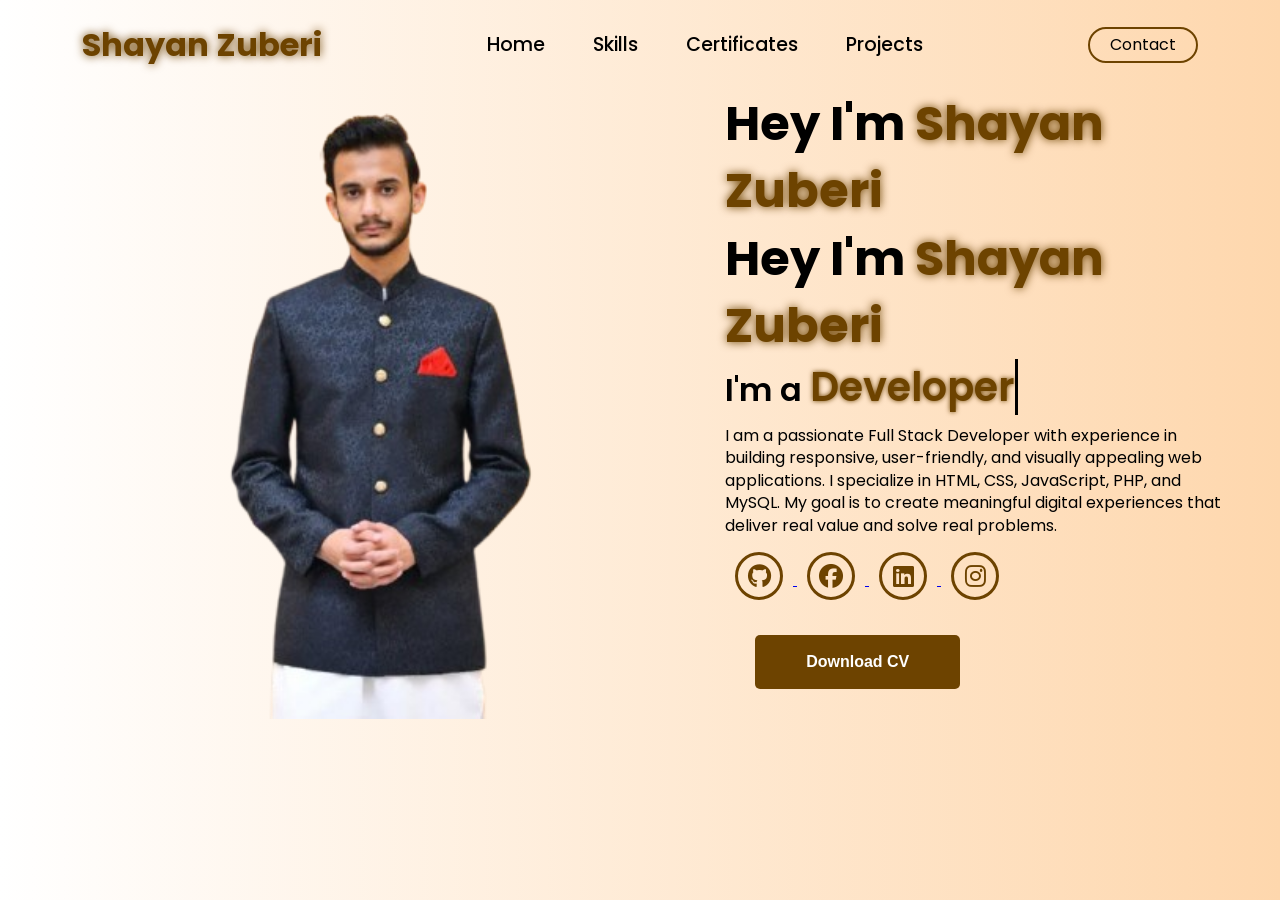
<file: index.html>
<!DOCTYPE html>
<html lang="en">
<head>
    <meta charset="UTF-8">
    <meta name="viewport" content="width=device-width, initial-scale=1.0">
    <link rel="stylesheet" href="https://cdnjs.cloudflare.com/ajax/libs/font-awesome/6.7.1/css/all.min.css">
    <title>Shayan Zuberi Portfolio</title>
    <link rel="stylesheet" href="style.css">
    <link rel="stylesheet" href="https://unpkg.com/aos@next/dist/aos.css" />
</head>

<body>
    <nav>
        <div class="nav-container">
            <div class="logo" data-aos="zoom-in" data-aos-duration="1000">
                <span>Shayan Zuberi</span>
            </div>
            <div class="links">
                <div class="link" data-aos="fade-up" data-aos-duration="1000" data-aos-delay="100"><a href="index.html">Home</a>
                </div>
                <div class="link" data-aos="fade-up" data-aos-duration="1000" data-aos-delay="300"><a
                        href="skills.html">Skills</a></div>
                    <div class="link" data-aos="fade-up" data-aos-duration="1000" data-aos-delay="400"><a
                        href="certificates.html">Certificates</a></div>

                <div class="link" data-aos="fade-up" data-aos-duration="1000" data-aos-delay="500"><a
                        href="projects.html">Projects</a></div>
                </div>
                <a href="contact.html" class="contact-btn" data-aos="fade-up" data-aos-duration="1000" data-aos-delay="400">Contact</a>
            <i class="fa-solid fa-bars hamburg" onclick="toggleMenu()"></i>
        </div>
        <div class="dropdown">
            <div class="links">
                <a href="index.html">Home</a>
                <a href="skills.html">Skills</a>
                <a href="certificates.html">Certificates</a>
                <a href="projects.html">Projects</a>
                <a href="contact.html">Contact Us</a>
                <i class="fa-solid fa-xmark cancel" onclick="cancel()"></i>
            </div>
        </div>
    </nav>
    <section>
        <div class="main-container">
            <div class="image" data-aos="zoom-in-right" data-aos-duration="2500">
                <img src="shayan.png" alt="">
            </div>
            <div class="content">
                <h1 data-aos="fade-right" data-aos-duration="1000" data-aos-delay="500">Hey I'm <span>Shayan
                        Zuberi</span></h1>
                <h1 data-aos="fade-right" data-aos-duration="1000" data-aos-delay="500">Hey I'm <span>Shayan Zuberi</span></h1>
                <div class="typewriter" data-aos="fade-up" data-aos-duration="1000" data-aos-delay="600">I'm a
                    <span></span></div>
                <p data-aos="flip-up" data-aos-duration="600" data-aos-delay="700">I am a passionate Full Stack
                    Developer with experience
                    in building responsive, user-friendly, and visually appealing web applications. I specialize in
                    HTML, CSS, JavaScript, PHP, and MySQL.
                    My goal is to create meaningful digital experiences that deliver real value and solve real problems.
                </p>
                <div class="social-links" data-aos="flip-down" data-aos-duration="700" data-aos-delay="800">
                    <a href="https://github.com/shayanzuberi08" target="_blank">
                        <i class="fa-brands fa-github"></i>
                    </a>
                    <a href="https://www.facebook.com/shayan.zuberi.75/" target="_blank">
                        <i class="fa-brands fa-facebook"></i>
                    </a>
                    <a href="https://www.linkedin.com/in/shayan-zuberi-a04798328/" target="_blank">
                        <i class="fa-brands fa-linkedin"></i>
                    </a>
                    <a href="https://www.instagram.com/shayan.zuberi.75/?next=%2F" target="_blank">
                        <i class="fa-brands fa-instagram"></i>
                    </a>
                </div>
                <div class="download-btn" data-aos="zoom-out-right" data-aos-duration="800" data-aos-delay="900">
                    <a href="Shayan CV Resume.pdf" download >
                        <button>Download CV</button>
                    </a>
                </div>
            </div>
        </div>
    </section>
    <script src="https://unpkg.com/aos@next/dist/aos.js"></script>
    <script>
        AOS.init({ offset: 0 });
    </script>
    <script>
const dropdown = document.querySelector(".dropdown");
const icon = document.querySelector(".hamburg");

// helper functions
function openMenu() {
  dropdown.classList.add("open");
  icon.classList.remove("fa-bars");
  icon.classList.add("fa-xmark");
}

function closeMenu() {
  dropdown.classList.remove("open");
  icon.classList.remove("fa-xmark");
  icon.classList.add("fa-bars");
}

function toggleMenu() {
  if (dropdown.classList.contains("open")) {
    closeMenu();
  } else {
    openMenu();
  }
}

// keep for safety (from your markup)
function cancel() {
  closeMenu();
}

// IMPORTANT: when the window becomes wider than breakpoint, ensure menu is closed
window.addEventListener("resize", function() {
  if (window.innerWidth > 884) {
    // close menu and reset icon
    closeMenu();
  }
});

</script>
</body>
</html>
</file>
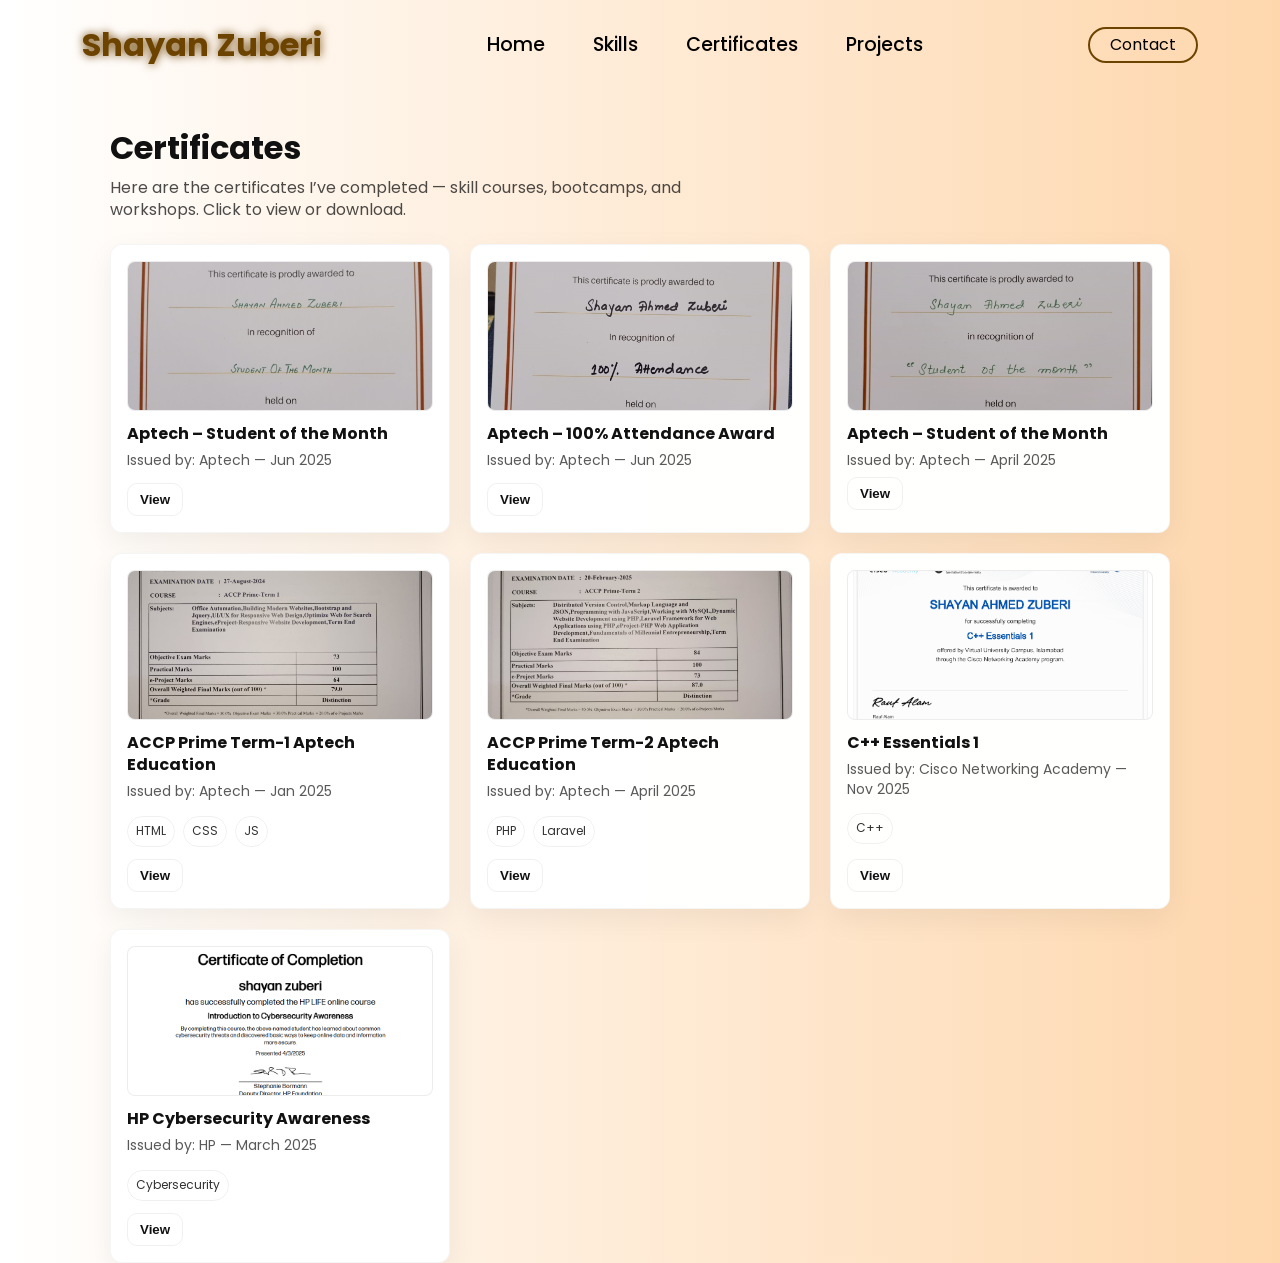
<file: certificates.html>
<!doctype html>
<html lang="en">
<head>
  <meta charset="utf-8" />
  <meta name="viewport" content="width=device-width, initial-scale=1" />
  <title>Certificates - Shayan Zuberi Portfolio</title>

  <link rel="stylesheet" href="https://cdnjs.cloudflare.com/ajax/libs/font-awesome/6.7.1/css/all.min.css">
  <link rel="stylesheet" href="https://unpkg.com/aos@next/dist/aos.css" />
  <style>
   /* ===== fonts & reset ===== */
    @import url('https://fonts.googleapis.com/css2?family=Poppins:wght@100;200;300;400;500;600&display=swap');

    *{box-sizing:border-box;margin:0;padding:0}
    html,body{height:100%}
    body{
      font-family:'Poppins',sans-serif;
      background: linear-gradient(to right, rgb(255,255,255), rgb(254,215,173));
      color:#111;
      -webkit-font-smoothing:antialiased;
      -moz-osx-font-smoothing:grayscale;
      line-height:1.4;
      overflow-y:auto;
    }

         nav {
            width: 100%;
            height: 10vh;
            position: sticky;
        }


        .nav-container {
            width: 100%;
            height: 100%;
            display: flex;
            justify-content: space-around;
            align-items: center;
        }

        .logo {
            color: black;
            font-size: 2rem;
            font-weight: bolder;
        }

        .logo span {
            color: rgb(109, 67, 0);
            text-shadow: 0 0 10px rgb(109, 67, 0);
        }

        .hamburg,
        .cancel {
            cursor: pointer;
            position: absolute;
            right: 15px;
            top: 10px;
            color: black;
            font-size: 2rem;
            display: none;
        }

        .nav-container .links {
            display: flex;
            gap: 3rem;
            align-items: center;
        }

        .nav-container .links a {
            position: relative;
            font-size: 1.2rem;
            color: black;
            text-decoration: none;
            font-weight: 500;
            transform: 0.3s linear;
        }

        .nav-container .links a::before {
            position: absolute;
            content: "";
            bottom: -3px;
            left: 0;
            width: 0%;
            height: 3px;
            background-color: rgb(109, 67, 0);
            transition: 0.2s linear;
        }

        .nav-container .links a:hover::before {
            width: 100%;
        }

        .nav-container .contact-btn {
            background-color: transparent;
            padding: 5px 20px;
            border-radius: 20px;
            border: 2px solid rgb(109, 67, 0);
            transition: 0.2s linear;
            color: #000;
            text-decoration: none;
        }

        .nav-container .contact-btn a {
            color: white;
            transition: 0.3s linear;
        }

        .nav-container .contact-btn:hover,
        .nav-container .contact-btn:hover a {
            background-color: rgb(109, 67, 0);
            color: white;
        }

        .nav-container .links a:hover {
            color: rgb(109, 67, 0);
        }

        
    /* existing .dropdown */
.dropdown{
    z-index: 100;
    position: absolute;
    top: 0;
    transform: translateY(-500px);
    width: 100%;
    height: auto;
    backdrop-filter: brightness(40%) blur(3px);
    box-shadow: 0 0 20px black;
    transition: transform 0.2s linear;
}

/* NEW: open state */
.dropdown.open {
    transform: translateY(0);
}
        .dropdown .links a {
            color: white;
            display: flex;
            text-decoration: none;
            justify-content: center;
            padding: 15px 0;
            align-items: center;
            transition: 0.2s linear;
        }

        .dropdown .links a:hover {
            background-color: rgb(109, 67, 0);
        }


    /* hide desktop nav / show hamburger on small screens */
    @media (max-width:884px){
        .row{flex-direction:column}
      .nav-container .links{display:none}
      .page-grid{padding:0 6px}
      .title{text-align:center}
      .subtitle{text-align:justify; margin-left: 40px;}
      .card{padding:18px}
      .info{order:-1}
      .contact-btn {display: none;}
    .hamburg,.cancel {display: block;z-index: 120; }
    nav .logo {
                position: absolute;
                top: 16px;
                left: 15px;
                font-size: 1.5rem;
                z-index: 110;
            }
    }

    /* hide dropdown on desktop */
    @media (min-width:885px){
      .dropdown { display:none; }
    }

    /* ===== page container ===== */
    .container{max-width:1100px;margin:36px auto;padding:0 20px}
    .header{display:flex;justify-content:space-between;align-items:flex-start;gap:12px}
    @media (max-width:980px){ .header{flex-direction:column;gap:18px} }

    .title {
      font-size:clamp(1.6rem,3.6vw,2rem);
      font-weight:700;
      color:#111;
      margin-bottom:6px;
    }
    .subtitle{color:rgba(0,0,0,0.7);max-width:70%}

    /* certificates grid */
    .filters{margin-top:14px;display:flex;gap:10px;flex-wrap:wrap}
    .pill{padding:8px 14px;border-radius:999px;border:2px solid rgba(0,0,0,0.06);background:transparent;color:#111;cursor:pointer;font-weight:600}
    .pill.active{background:rgb(109,67,0);color:#fff;border-color:transparent}

    .grid{margin-top:22px;display:grid;grid-template-columns:repeat(3,1fr);gap:20px}
    @media (max-width:1000px){ .grid{grid-template-columns:repeat(2,1fr)} }
    @media (max-width:640px){ .grid{grid-template-columns:1fr} }

    .cert-card{
      background:rgba(255,255,255,0.98);
      border-radius:12px;
      padding:16px;
      border:1px solid rgba(0,0,0,0.04);
      box-shadow:0 10px 30px rgba(0,0,0,0.06);
      display:flex;
      flex-direction:column;
      gap:12px;
      transition:transform .18s ease,box-shadow .18s ease;
    }
    .cert-card:hover{ transform:translateY(-8px); box-shadow:0 18px 40px rgba(0,0,0,0.09); }

    .cert-thumb{
      height:150px;border-radius:8px;background:#f4f4f4;border:1px solid rgba(0,0,0,0.03);overflow:hidden;display:flex;align-items:center;justify-content:center;
    }
    .cert-thumb img{width:100%;height:100%;object-fit:cover;display:block}

    .cert-meta{display:flex;flex-direction:column;gap:6px}
    .cert-meta h3{font-size:16px;color:#111;margin:0}
    .cert-meta p{color:rgba(0,0,0,0.65);font-size:14px;margin:0}

    .cert-tags{display:flex;gap:8px;flex-wrap:wrap;margin-top:8px}
    .cert-tag{font-size:12px;padding:6px 8px;border-radius:999px;border:1px solid rgba(0,0,0,0.06);background:transparent;color:#333}

    .cert-actions{display:flex;gap:10px;align-items:center}
    .btn{padding:8px 12px;border-radius:10px;border:none;cursor:pointer;font-weight:600}
    .btn-outline{background:transparent;border:1px solid rgba(0,0,0,0.06);color:#111}
    .btn-accent{background:rgb(109,67,0);color:#fff}

    .empty{padding:24px;border-radius:10px;text-align:center;color:rgba(0,0,0,0.6);border:1px dashed rgba(0,0,0,0.06)}

    /* modal viewer */
    .modal-backdrop{position:fixed;inset:0;background:rgba(0,0,0,0.45);display:flex;align-items:center;justify-content:center;z-index:220;padding:20px}
    .modal{background:#fff;border-radius:10px;padding:14px;max-width:900px;width:100%;box-shadow:0 20px 50px rgba(0,0,0,0.25)}
    .modal img {
      width: 100%;
      max-height: 500px;   /* control modal image size */
      height: auto;
      object-fit: contain;
      border-radius: 6px;
      display:block;
    }
    .modal .controls{display:flex;justify-content:space-between;align-items:center;margin-top:8px}
    .modal .close{background:transparent;border:none;font-size:18px;cursor:pointer;color:#444}

  </style>
</head>
<body>
  <!-- NAVBAR -->
  <nav>
        <div class="nav-container">
            <div class="logo" data-aos="zoom-in" data-aos-duration="1000">
                <span>Shayan Zuberi</span>
            </div>
            <div class="links">
                <div class="link" data-aos="fade-up" data-aos-duration="1000" data-aos-delay="100"><a
                        href="index.html">Home</a>
                </div>
                <div class="link" data-aos="fade-up" data-aos-duration="1000" data-aos-delay="300"><a
                        href="skills.html">Skills</a></div>

                <div class="link" data-aos="fade-up" data-aos-duration="1000" data-aos-delay="400"><a
                        href="certificates.html">Certificates</a></div>

                <div class="link" data-aos="fade-up" data-aos-duration="1000" data-aos-delay="500"><a
                        href="projects.html">Projects</a></div>
            </div>
            <a href="contact.html" class="contact-btn" data-aos="fade-up" data-aos-duration="1000"
                data-aos-delay="400">Contact</a>
        </div>
        <i class="fa-solid fa-bars hamburg" onclick="toggleMenu()"></i>
        <div class="dropdown">
            <div class="links">
                <a href="index.html">Home</a>
                <a href="skills.html">Skills</a>
                <a href="certificates.html">Certificates</a>
                <a href="projects.html">Projects</a>
                <a href="contact.html">Contact Us</a>
                <i class="fa-solid fa-xmark cancel" onclick="cancel()"></i>
            </div>
        </div>
    </nav>

  <!-- PAGE CONTENT -->
  <main class="container" role="main">
    <header class="header" data-aos="fade-up">
      <div>
        <div class="title">Certificates</div>
        <div class="subtitle">Here are the certificates I’ve completed — skill courses, bootcamps, and workshops. Click to view or download.</div>
      </div>
    </header>

    <section class="grid" id="certGrid" data-aos="fade-up" data-aos-delay="80">
      <!-- Certificate card 1 -->
      <article class="cert-card">
        <div class="cert-thumb"><img src="certificates/1.jpg" alt="Certificate 1"></div>
        <div class="cert-meta">
          <h3>Aptech – Student of the Month</h3>
          <p class="muted">Issued by: Aptech — Jun 2025</p>
        </div>
        <div class="cert-actions" style="margin-top:auto">
          <button class="btn btn-outline" onclick="viewCert(this)">View</button>
        </div>
      </article>

      <!-- Certificate card 2 -->
      <article class="cert-card">
        <div class="cert-thumb"><img src="certificates/2.jpg" alt="Certificate 2"></div>
        <div class="cert-meta">
          <h3>Aptech – 100% Attendance Award</h3>
          <p class="muted">Issued by: Aptech — Jun 2025</p>
        </div>
        <div class="cert-actions" style="margin-top:auto">
          <button class="btn btn-outline" onclick="viewCert(this)">View</button>
        </div>
      </article>

      <!-- Certificate card 3 -->
      <article class="cert-card">
        <div class="cert-thumb"><img src="certificates/3.jpg" alt="Certificate 3"></div>
        <div class="cert-meta">
          <h3>Aptech – Student of the Month</h3>
          <p class="muted">Issued by: Aptech — April 2025</p>
        <div class="cert-actions" style="margin-top:auto">
          <button class="btn btn-outline" onclick="viewCert(this)">View</button>
        </div>
      </article>

      <!-- more sample cards -->
      <article class="cert-card">
        <div class="cert-thumb"><img src="certificates/4.jpg" alt="Certificate 4"></div>
        <div class="cert-meta">
          <h3>ACCP Prime Term-1 Aptech Education</h3>
          <p class="muted">Issued by: Aptech — Jan 2025</p>
          <div class="cert-tags"><span class="cert-tag">HTML</span><span class="cert-tag">CSS</span><span class="cert-tag">JS</span></div>
        </div>
        <div class="cert-actions" style="margin-top:auto">
          <button class="btn btn-outline" onclick="viewCert(this)">View</button>
        </div>
      </article>

      <article class="cert-card">
        <div class="cert-thumb"><img src="certificates/5.jpg" alt="Certificate 5"></div>
        <div class="cert-meta">
          <h3>ACCP Prime Term-2 Aptech Education</h3>
          <p class="muted">Issued by: Aptech — April 2025</p>
          <div class="cert-tags"><span class="cert-tag">PHP</span><span class="cert-tag">Laravel</span></div>
        </div>
        <div class="cert-actions" style="margin-top:auto">
          <button class="btn btn-outline" onclick="viewCert(this)">View</button>
        </div>
      </article>

      <article class="cert-card">
        <div class="cert-thumb"><img src="certificates/6.png" alt="Certificate 6"></div>
        <div class="cert-meta">
          <h3>C++ Essentials 1</h3>
          <p class="muted">Issued by: Cisco Networking Academy — Nov 2025</p>
          <div class="cert-tags"><span class="cert-tag">C++</span></div>
        </div>
        <div class="cert-actions" style="margin-top:auto">
          <button class="btn btn-outline" onclick="viewCert(this)">View</button>
        </div>
      </article>
    
     <article class="cert-card">
        <div class="cert-thumb"><img src="certificates/7.png" alt="Certificate 6"></div>
        <div class="cert-meta">
          <h3>HP Cybersecurity Awareness</h3>
          <p class="muted">Issued by: HP — March 2025</p>
          <div class="cert-tags"><span class="cert-tag">Cybersecurity</span></div>
        </div>
        <div class="cert-actions" style="margin-top:auto">
          <button class="btn btn-outline" onclick="viewCert(this)">View</button>
        </div>
      </article>
    </section>

    <div id="emptyCert" style="display:none;margin-top:18px" class="empty">No certificates found for this filter.</div>
  </main>

  <!-- modal viewer root -->
  <div id="certModal" style="display:none"></div>

  <script src="https://unpkg.com/aos@next/dist/aos.js"></script>
  <script>
    AOS.init({ offset: 0 });

const dropdown = document.querySelector(".dropdown");
const icon = document.querySelector(".hamburg");

// helper functions
function openMenu() {
  dropdown.classList.add("open");
  icon.classList.remove("fa-bars");
  icon.classList.add("fa-xmark");
}

function closeMenu() {
  dropdown.classList.remove("open");
  icon.classList.remove("fa-xmark");
  icon.classList.add("fa-bars");
}

function toggleMenu() {
  if (dropdown.classList.contains("open")) {
    closeMenu();
  } else {
    openMenu();
  }
}

// keep for safety (from your markup)
function cancel() {
  closeMenu();
}

// IMPORTANT: when the window becomes wider than breakpoint, ensure menu is closed
window.addEventListener("resize", function() {
  if (window.innerWidth > 884) {
    // close menu and reset icon
    closeMenu();
  }
});


    /* ---------- CERTIFICATE MODAL ---------- */
    function viewCert(btn){
      const card = btn.closest('.cert-card');
      const imgSrc = card.querySelector('.cert-thumb img').src;
      const title = card.querySelector('h3').innerText;
      const issued = card.querySelector('.cert-meta .muted') ? card.querySelector('.cert-meta .muted').innerText : '';
      const modalRoot = document.getElementById('certModal');

      modalRoot.innerHTML = `
        <div class="modal-backdrop" onclick="closeCertModal(event)">
          <div class="modal" onclick="event.stopPropagation()">
            <div style="display:flex;justify-content:space-between;align-items:center;gap:12px">
              <div>
                <strong style="font-size:16px">${title}</strong>
                <div style="color:rgba(0,0,0,0.65);font-size:13px">${issued}</div>
              </div>
              <button class="close" onclick="closeCertModal()" aria-label="Close"><i class="fa-solid fa-xmark"></i></button>
            </div>
            <div style="margin-top:12px">
              <img src="${imgSrc}" alt="${title}" />
            </div>
            <div class="controls" style="margin-top:10px">
              <button class="btn btn-outline" onclick="closeCertModal()">Close</button>
            </div>
          </div>
        </div>
      `;
      modalRoot.style.display = '';
      // focus management (optional)
      document.querySelector('.modal .close')?.focus();
    }

    function closeCertModal(e){
      const modalRoot = document.getElementById('certModal');
      modalRoot.style.display = 'none';
      modalRoot.innerHTML = '';
    }

  </script>
</body>
</html>
</file>
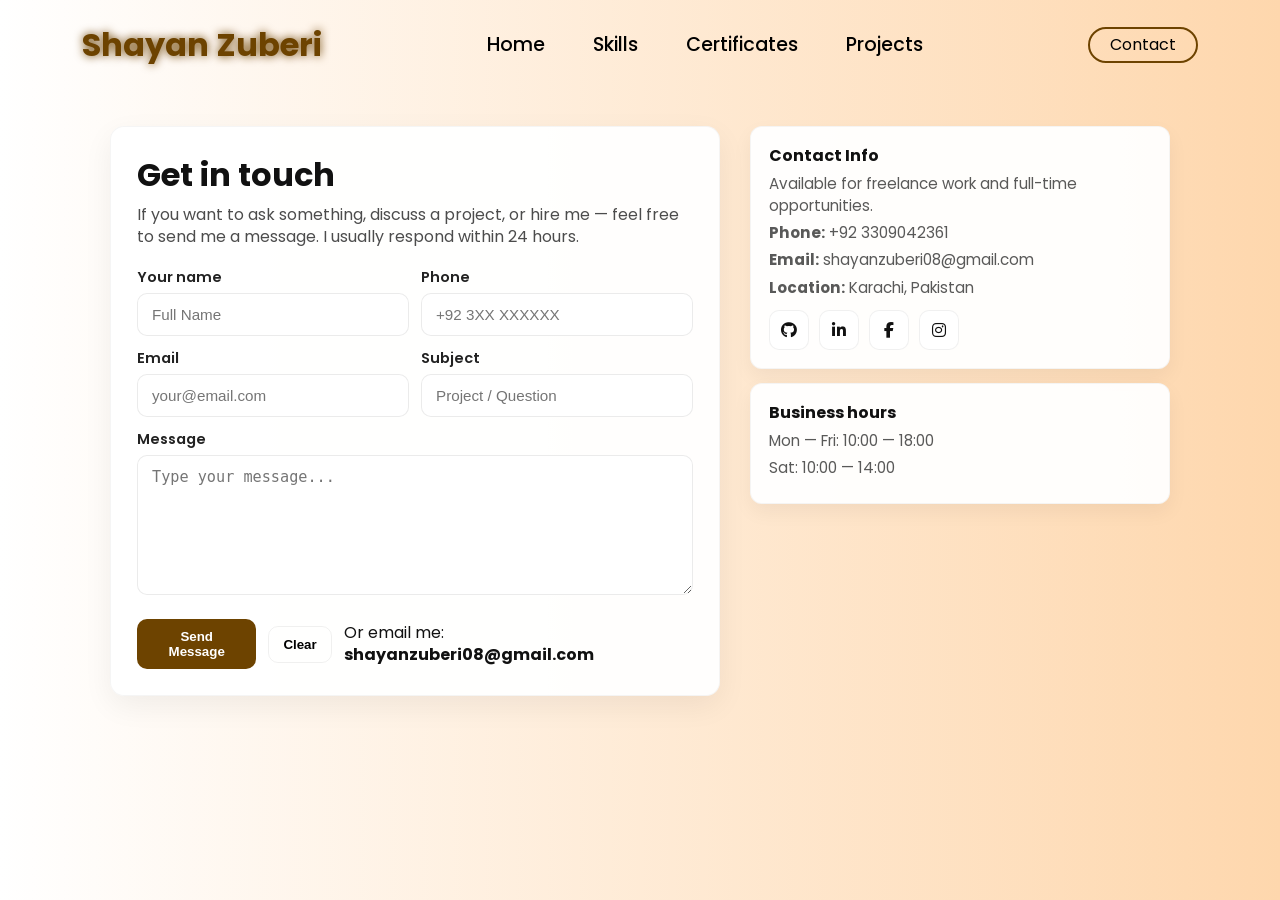
<file: contact.html>
<!DOCTYPE html>
<html lang="en">
<head>
  <meta charset="UTF-8" />
  <meta name="viewport" content="width=device-width, initial-scale=1" />
  <title>Contact - Shayan Zuberi Portfolio</title>
  <!-- icons & AOS -->
  <link rel="stylesheet" href="https://cdnjs.cloudflare.com/ajax/libs/font-awesome/6.7.1/css/all.min.css">
  <link rel="stylesheet" href="https://unpkg.com/aos@next/dist/aos.css" />

  <style>
    /* ===== fonts & reset ===== */
    @import url('https://fonts.googleapis.com/css2?family=Poppins:wght@100;200;300;400;500;600&display=swap');

    *{box-sizing:border-box;margin:0;padding:0}
    html,body{height:100%}
    body{
      font-family:'Poppins',sans-serif;
      background: linear-gradient(to right, rgb(255,255,255), rgb(254,215,173));
      color:#111;
      -webkit-font-smoothing:antialiased;
      -moz-osx-font-smoothing:grayscale;
      line-height:1.4;
      overflow-y:auto;
    }

         nav {
            width: 100%;
            height: 10vh;
            position: sticky;
        }


        .nav-container {
            width: 100%;
            height: 100%;
            display: flex;
            justify-content: space-around;
            align-items: center;
        }

        .logo {
            color: black;
            font-size: 2rem;
            font-weight: bolder;
        }

        .logo span {
            color: rgb(109, 67, 0);
            text-shadow: 0 0 10px rgb(109, 67, 0);
        }

        .hamburg,
        .cancel {
            cursor: pointer;
            position: absolute;
            right: 15px;
            top: 10px;
            color: black;
            font-size: 2rem;
            display: none;
        }

        .nav-container .links {
            display: flex;
            gap: 3rem;
            align-items: center;
        }

        .nav-container .links a {
            position: relative;
            font-size: 1.2rem;
            color: black;
            text-decoration: none;
            font-weight: 500;
            transform: 0.3s linear;
        }

        .nav-container .links a::before {
            position: absolute;
            content: "";
            bottom: -3px;
            left: 0;
            width: 0%;
            height: 3px;
            background-color: rgb(109, 67, 0);
            transition: 0.2s linear;
        }

        .nav-container .links a:hover::before {
            width: 100%;
        }

        .nav-container .contact-btn {
            background-color: transparent;
            padding: 5px 20px;
            border-radius: 20px;
            border: 2px solid rgb(109, 67, 0);
            transition: 0.2s linear;
            color: #000;
            text-decoration: none;
        }

        .nav-container .contact-btn a {
            color: white;
            transition: 0.3s linear;
        }

        .nav-container .contact-btn:hover,
        .nav-container .contact-btn:hover a {
            background-color: rgb(109, 67, 0);
            color: white;
        }

        .nav-container .links a:hover {
            color: rgb(109, 67, 0);
        }

        
    /* existing .dropdown */
.dropdown{
    z-index: 100;
    position: absolute;
    top: 0;
    transform: translateY(-500px);
    width: 100%;
    height: auto;
    backdrop-filter: brightness(40%) blur(3px);
    box-shadow: 0 0 20px black;
    transition: transform 0.2s linear;
}

/* NEW: open state */
.dropdown.open {
    transform: translateY(0);
}
        .dropdown .links a {
            color: white;
            display: flex;
            text-decoration: none;
            justify-content: center;
            padding: 15px 0;
            align-items: center;
            transition: 0.2s linear;
        }

        .dropdown .links a:hover {
            background-color: rgb(109, 67, 0);
        }

    /* ===== page layout ===== */
    .container{max-width:1100px;margin:36px auto;padding:0 20px}
    .page-grid{display:grid;grid-template-columns:1fr 420px;gap:30px;align-items:start}



    @media (max-width:980px){ .page-grid{grid-template-columns:1fr;gap:22px}}

    /* left column (contact form + text) */
    .card{
      background:rgba(255,255,255,0.95);
      border-radius:14px;
      padding:26px;
      box-shadow:0 10px 30px rgba(0,0,0,0.06);
      border:1px solid rgba(0,0,0,0.04);
    }

    .title{margin-bottom:6px;font-size:clamp(1.6rem,3.8vw,2rem);font-weight:700}
    .subtitle{color:rgba(0,0,0,0.7);margin-bottom:18px}

    /* form */
    form{display:flex;flex-direction:column;gap:12px}
    .row{display:flex;gap:12px}
    .row .field{flex:1}
    label{display:block;font-size:0.9rem;margin-bottom:6px;color:#222;font-weight:600}
    input[type="text"], input[type="email"], textarea, input[type="tel"]{
      width:100%;
      padding:12px 14px;
      border-radius:10px;
      border:1px solid rgba(0,0,0,0.08);
      background: #fff;
      font-size:0.95rem;
      color:#111;
      outline:none;
      transition:box-shadow .12s ease, border-color .12s ease;
    }
    input:focus, textarea:focus{box-shadow:0 6px 18px rgba(109,67,0,0.06);border-color:rgba(109,67,0,0.18)}
    textarea{min-height:140px;resize:vertical;padding-top:12px}

    .form-actions{display:flex;gap:12px;align-items:center;margin-top:6px}
    .btn-primary{padding:10px 14px;border-radius:10px;background:rgb(109,67,0);color:#fff;border:none;cursor:pointer;font-weight:700}
    .btn-ghost{padding:10px 14px;border-radius:10px;background:transparent;border:1px solid rgba(0,0,0,0.06);cursor:pointer;font-weight:600}

    /* right column (contact info) */
    .info{
      display:flex;flex-direction:column;gap:14px;
    }
    .info .info-card{
      background:rgba(255,255,255,0.95);padding:18px;border-radius:12px;border:1px solid rgba(0,0,0,0.04);box-shadow:0 8px 20px rgba(0,0,0,0.05)
    }
    .info h4{margin-bottom:6px;color:#111}
    .info p{color:rgba(0,0,0,0.65);font-size:0.95rem;margin-bottom:6px}
    .socials{display:flex;gap:10px;margin-top:6px}
    .socials a{display:inline-flex;align-items:center;justify-content:center;width:40px;height:40px;border-radius:10px;border:1px solid rgba(0,0,0,0.06);text-decoration:none;color:#111;background:#fff}

    @media (max-width:884px){
      .row{flex-direction:column}
      .nav-container .links{display:none}
      .page-grid{padding:0 6px}
      .title{text-align:center}
      .subtitle{text-align:center}
      .card{padding:18px}
      .info{order:-1}
      .contact-btn {display: none;}
    .hamburg,.cancel {display: block;z-index: 120; }
    nav .logo {
                position: absolute;
                top: 16px;
                left: 15px;
                font-size: 1.5rem;
                z-index: 110;
            }
    }
    @media (max-width:490px){
        .container{ margin:16px auto; padding:0 10px; }
        .card{ padding:12px; }
        .info-card{ padding:12px; }
        
        .title{ font-size:1.2rem; }
        .subtitle{ font-size:0.85rem; }
        
        input, textarea{ 
          padding:8px 10px; 
          font-size:16px;
        }
        
        .form-actions .muted{ 
          display:none;  /* hide email text on very small screens */
        }
        
        .nav-container .links{ display:none; }
        .hamburg, .cancel{ display:block; }
        
        label{ font-size:0.85rem; }
        .btn-primary, .btn-ghost{ 
          padding:10px; 
          font-size:0.9rem;
        }
      }
  </style>
</head>
<body>
    <nav>
        <div class="nav-container">
            <div class="logo" data-aos="zoom-in" data-aos-duration="1000">
                <span>Shayan Zuberi</span>
            </div>
            <div class="links">
                <div class="link" data-aos="fade-up" data-aos-duration="1000" data-aos-delay="100"><a
                        href="index.html">Home</a>
                </div>
                <div class="link" data-aos="fade-up" data-aos-duration="1000" data-aos-delay="300"><a
                        href="skills.html">Skills</a></div>
                <div class="link" data-aos="fade-up" data-aos-duration="1000" data-aos-delay="400"><a
                        href="certificates.html">Certificates</a></div>
                <div class="link" data-aos="fade-up" data-aos-duration="1000" data-aos-delay="500"><a
                        href="projects.html">Projects</a></div>
            </div>
            <a href="contact.html" class="contact-btn" data-aos="fade-up" data-aos-duration="1000"
                data-aos-delay="400">Contact</a>
        </div>
        <i class="fa-solid fa-bars hamburg" onclick="toggleMenu()"></i>
        <div class="dropdown">
            <div class="links">
                <a href="index.html">Home</a>
                <a href="skills.html">Skills</a>
                <a href="certificates.html">Certificates</a>
                <a href="projects.html">Projects</a>
                <a href="contact.html">Contact Us</a>
                <i class="fa-solid fa-xmark cancel" onclick="cancel()"></i>
            </div>
        </div>
    </nav>

  <main class="container" role="main">
    <div class="page-grid">
      <!-- left: contact form -->
      <section class="card" data-aos="fade-up">
        <div>
          <div class="title">Get in touch</div>
          <div class="subtitle">If you want to ask something, discuss a project, or hire me — feel free to send me a message. I usually respond within 24 hours.</div>
        </div>

        <form id="contactForm" data-aos="fade-up" data-aos-delay="120">
          <div class="row">
            <div class="field">
              <label for="name">Your name</label>
              <input id="name" name="name" type="text" placeholder="Full Name" required>
            </div>
            <div class="field">
              <label for="phone">Phone</label>
              <input id="phone" name="phone" type="tel" placeholder="+92 3XX XXXXXX">
            </div>
          </div>

          <div class="row">
            <div class="field">
              <label for="email">Email</label>
              <input id="email" name="email" type="email" placeholder="your@email.com" required>
            </div>
            <div class="field">
              <label for="subject">Subject</label>
              <input id="subject" name="subject" type="text" placeholder="Project / Question">
            </div>
          </div>

          <div>
            <label for="message">Message</label>
            <textarea id="message" name="message" placeholder="Type your message..." required></textarea>
          </div>

          <div class="form-actions">
            <button type="submit" class="btn-primary">Send Message</button>
            <button type="button" class="btn-ghost" id="clearBtn">Clear</button>
            <div style="margin-left:auto" class="muted">Or email me: <strong>shayanzuberi08@gmail.com</strong></div>
          </div>
        </form>
      </section>

      <!-- right: contact info -->
      <aside class="info">
        <div class="info-card" data-aos="fade-up">
          <h4>Contact Info</h4>
          <p class="muted">Available for freelance work and full-time opportunities.</p>
          <p><strong>Phone:</strong> +92 3309042361</p>
          <p><strong>Email:</strong> shayanzuberi08@gmail.com</p>
          <p><strong>Location:</strong> Karachi, Pakistan</p>

          <div class="socials" style="margin-top:12px">
            <a href="https://github.com/shayanzuberi08" title="GitHub"><i class="fab fa-github"></i></a>
            <a href="https://www.linkedin.com/in/shayan-zuberi-a04798328/" title="LinkedIn"><i class="fab fa-linkedin-in"></i></a>
            <a href="https://www.facebook.com/shayan.zuberi.75/" title="Facebook"><i class="fab fa-facebook-f"></i></a>
            <a href="https://www.instagram.com/shayan.zuberi.75/?next=%2F" title="Instagram"><i class="fab fa-instagram"></i></a>
          </div>
        </div>
        <div class="info-card" data-aos="fade-up" data-aos-delay="160">
          <h4>Business hours</h4>
          <p class="muted">Mon — Fri: 10:00 — 18:00</p>
          <p class="muted">Sat: 10:00 — 14:00</p>
        </div>
      </aside>
    </div>
  </main>
  <br>
  <br>

  <!-- scripts -->
  <script src="https://unpkg.com/aos@next/dist/aos.js"></script>
  <script>
    AOS.init({ offset: 0 });
     
const dropdown = document.querySelector(".dropdown");
const icon = document.querySelector(".hamburg");

// helper functions
function openMenu() {
  dropdown.classList.add("open");
  icon.classList.remove("fa-bars");
  icon.classList.add("fa-xmark");
}

function closeMenu() {
  dropdown.classList.remove("open");
  icon.classList.remove("fa-xmark");
  icon.classList.add("fa-bars");
}

function toggleMenu() {
  if (dropdown.classList.contains("open")) {
    closeMenu();
  } else {
    openMenu();
  }
}

// keep for safety (from your markup)
function cancel() {
  closeMenu();
}

// IMPORTANT: when the window becomes wider than breakpoint, ensure menu is closed
window.addEventListener("resize", function() {
  if (window.innerWidth > 884) {
    // close menu and reset icon
    closeMenu();
  }
});

// optional: if you prefer not to use inline onclick in HTML, attach event here
// document.querySelector(".hamburg").addEventListener("click", toggleMenu);
// document.querySelector(".cancel").addEventListener("click", cancel);

    // Simple form submit handler (client-side only) — replace with server endpoint if you have one
    document.getElementById('contactForm').addEventListener('submit', function(e){
      e.preventDefault();
      // basic validation
      const name = document.getElementById('name').value.trim();
      const email = document.getElementById('email').value.trim();
      const message = document.getElementById('message').value.trim();
      if(!name || !email || !message){
        alert('Please fill required fields (name, email, message).');
        return;
      }
      // show success (replace with real submission)
      alert('Message sent — thank you! I will reply soon.');
      this.reset();
    });

    document.getElementById('clearBtn').addEventListener('click', function(){
      document.getElementById('contactForm').reset();
    });
  </script>
</body>
</html>
</file>
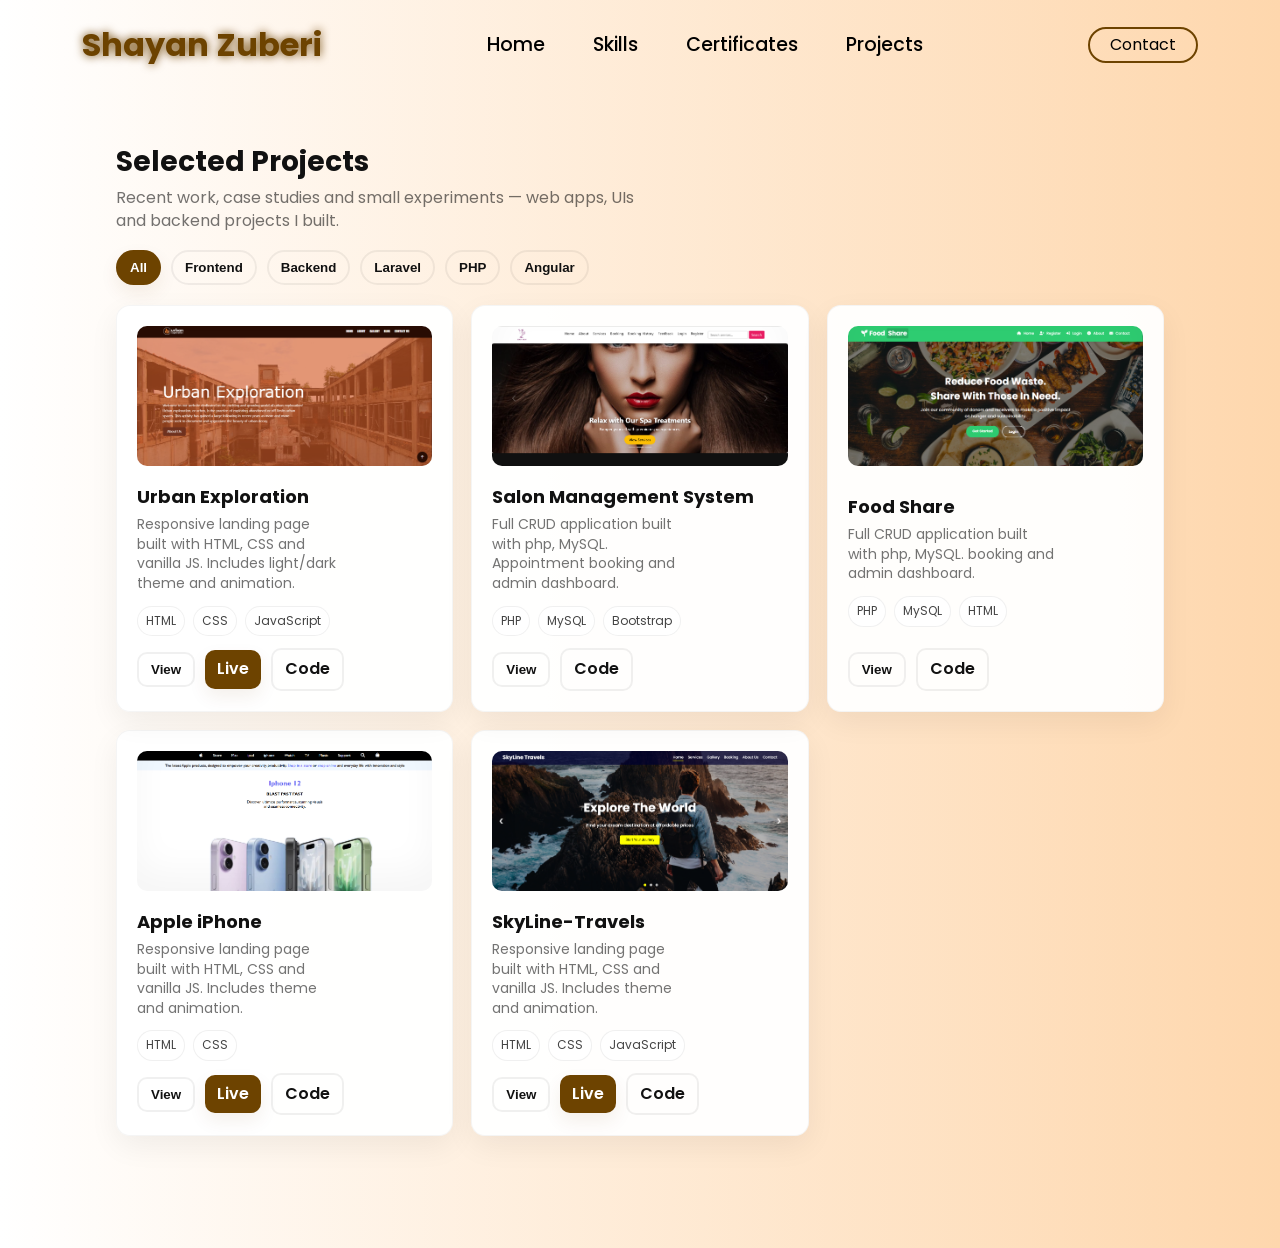
<file: projects.html>
<!doctype html>
<html lang="en">
<head>
  <meta charset="utf-8" />
  <meta name="viewport" content="width=device-width, initial-scale=1" />
  <title>Projects - Shayan Zuberi Portfolio</title>
  <link rel="stylesheet" href="https://cdnjs.cloudflare.com/ajax/libs/font-awesome/6.7.1/css/all.min.css">
  <link rel="stylesheet" href="https://unpkg.com/aos@next/dist/aos.css" />
<style>
  @import url('https://fonts.googleapis.com/css2?family=Poppins:wght@100;200;300;400;500;600&display=swap');

  :root{
    --bg-left: linear-gradient(to right, #fff,#fed7ad); /* page background like your skills page */
    --panel-bg: rgba(255,255,255,0.95); /* white cards */
    --panel-shadow: 0 10px 30px rgba(0,0,0,0.06);
    --text: #111;
    --muted: rgba(0,0,0,0.55);
    --accent: rgb(109,67,0); /* brown accent from skills */
    --accent-strong: rgb(109,67,0);
    --pill-border: rgba(0,0,0,0.06);
    --glass: rgba(0,0,0,0.02);
    --radius: 14px;
    font-family: 'Poppins', sans-serif;
  }

  *{box-sizing:border-box;margin:0;padding:0}
  html,body{height:100%}
  body{
    width:100%;
    min-height:100vh;
    height:auto;
    overflow-y:auto;
    background: var(--bg-left);
    color:var(--text);
    font-family: 'Poppins', sans-serif;
    line-height:1.4;
    padding-bottom:60px;
  }

nav {
            width: 100%;
            height: 10vh;
            position: sticky;
        }


        .nav-container {
            width: 100%;
            height: 100%;
            display: flex;
            justify-content: space-around;
            align-items: center;
        }

        .logo {
            color: black;
            font-size: 2rem;
            font-weight: bolder;
        }

        .logo span {
            color: rgb(109, 67, 0);
            text-shadow: 0 0 10px rgb(109, 67, 0);
        }

        .hamburg,
        .cancel {
            cursor: pointer;
            position: absolute;
            right: 15px;
            top: 10px;
            color: black;
            font-size: 2rem;
            display: none;
        }

        .nav-container .links {
            display: flex;
            gap: 3rem;
            align-items: center;
        }

        .nav-container .links a {
            position: relative;
            font-size: 1.2rem;
            color: black;
            text-decoration: none;
            font-weight: 500;
            transform: 0.3s linear;
        }

        .nav-container .links a::before {
            position: absolute;
            content: "";
            bottom: -3px;
            left: 0;
            width: 0%;
            height: 3px;
            background-color: rgb(109, 67, 0);
            transition: 0.2s linear;
        }

        .nav-container .links a:hover::before {
            width: 100%;
        }

        .nav-container .contact-btn {
            background-color: transparent;
            padding: 5px 20px;
            border-radius: 20px;
            border: 2px solid rgb(109, 67, 0);
            transition: 0.2s linear;
            color: #000;
            text-decoration: none;
        }

        .nav-container .contact-btn a {
            color: white;
            transition: 0.3s linear;
        }

        .nav-container .contact-btn:hover,
        .nav-container .contact-btn:hover a {
            background-color: rgb(109, 67, 0);
            color: white;
        }

        .nav-container .links a:hover {
            color: rgb(109, 67, 0);
        }

        .dropdown {
            z-index: 100;
            position: absolute;
            top: 0;
            transform: translateY(-500px);
            width: 100%;
            height: auto;
            backdrop-filter: brightness(40%) blur(3px);
            box-shadow: 0 0 20px black;
            transition: 0.2s linear;
        }

        .dropdown .links a {
            color: white;
            display: flex;
            text-decoration: none;
            justify-content: center;
            padding: 15px 0;
            align-items: center;
            transition: 0.2s linear;
        }

        .dropdown .links a:hover {
            background-color: rgb(109, 67, 0);
        }

  /* Page header container (keeps your HTML) */
  .hero{
    max-width:1100px;
    margin:26px auto;
    padding:26px;
    border-radius:16px;
    background: transparent; /* use body bg for light style; cards will be white */
    box-shadow: none;
  }
  .hero-top{display:flex;align-items:center;justify-content:space-between;gap:12px}
  .hero h1{font-size:28px;color:var(--text)}
  .hero p{color:var(--muted);margin-top:6px;max-width:70%}

  /* Filters (pills) */
  .filters{margin-top:18px;display:flex;gap:10px;flex-wrap:wrap;align-items:center}
  .filter-btn{
    background:transparent;
    border:2px solid var(--pill-border);
    padding:8px 12px;
    border-radius:999px;
    color:var(--text);
    cursor:pointer;
    font-weight:600;
  }
  .filter-btn.active{
    background:var(--accent-strong);
    color:#fff;
    border-color:transparent;
    box-shadow:0 8px 18px rgba(109,67,0,0.08);
  }

  /* Projects grid and cards */
  .grid{
    display:grid;
    grid-template-columns:repeat(3,1fr);
    gap:18px;
    margin-top:20px;
  }

  .card{
    background: var(--panel-bg);
    padding:20px;
    border-radius:14px;
    border:1px solid rgba(0,0,0,0.04);
    min-height:260px;
    display:flex;
    flex-direction:column;
    justify-content:space-between;
    box-shadow: var(--panel-shadow);
    transition: transform .18s ease, box-shadow .18s ease;
  }
  .card:hover{ transform: translateY(-8px); box-shadow: 0 20px 40px rgba(0,0,0,0.08); }

  .thumb{
    height:140px;
    border-radius:10px;
    background-size:cover;
    background-position:center;
    box-shadow: inset 0 -18px 36px rgba(0,0,0,0.04);
    margin-bottom:12px;
    background-color: #f0f0f0;
  }

  .meta{display:flex;gap:10px;align-items:center;margin-top:12px}
  .tags{display:flex;gap:8px;flex-wrap:wrap}
  .tag{
    font-size:12px;
    padding:6px 8px;
    border-radius:999px;
    background:#fff;
    border:1px solid rgba(0,0,0,0.06);
    color:#444;
  }

  .card h3{margin-top:6px;font-size:18px;color:var(--text)}
  .card p{color:var(--muted);font-size:14px}

  .card .actions{display:flex;gap:10px;align-items:center;margin-top:12px}
  .btn{padding:8px 12px;border-radius:10px;cursor:pointer;border:none;font-weight:600}
  .btn-outline{
    background:transparent;
    border:2px solid rgba(0,0,0,0.06);
    color:var(--text);
  }
  .btn-primary{
    background:var(--accent);
    color:#fff;
    box-shadow: 0 8px 18px rgba(109,67,0,0.08);
  }
.btn{
  text-decoration: none;
}
  /* Empty state */
  .empty{
    padding:40px;border-radius:12px;text-align:center;color:var(--muted);
    border:1px dashed rgba(0,0,0,0.06);
    background:transparent;
  }

  /* Modal (light theme) */
  .modal-backdrop{
    position:fixed;inset:0;background:rgba(0,0,0,0.25);
    display:flex;align-items:center;justify-content:center;z-index:80;padding:20px
  }
  .modal{
    background:#fff;padding:18px;border-radius:12px;max-width:820px;width:100%;
    border:1px solid rgba(0,0,0,0.06);color:var(--text)
  }
  .modal .top{display:flex;gap:16px}
  .modal img{width:320px;height:200px;object-fit:cover;border-radius:8px}
  .close{background:transparent;border:none;color:var(--muted);font-size:18px;cursor:pointer}
/* existing .dropdown */
.dropdown{
    z-index: 100;
    position: absolute;
    top: 0;
    transform: translateY(-500px);
    width: 100%;
    height: auto;
    backdrop-filter: brightness(40%) blur(3px);
    box-shadow: 0 0 20px black;
    transition: transform 0.2s linear;
}

/* NEW: open state */
.dropdown.open {
    transform: translateY(0);
}

  /* Responsive */
  @media (max-width:980px){
    .grid{grid-template-columns:repeat(2,1fr)}
    .thumb{height:120px}
  }
  @media (max-width:884px){
    .grid{grid-template-columns:1fr}
    .nav-container .links{display:none}
    .hamburg{display:block}
    .hero-top{flex-direction:column;align-items:flex-start}
    .hero p{max-width:100%}
    .filters{justify-content:flex-start}
    .contact-btn {display: none;}
    .hamburg,.cancel {display: block;z-index: 120; }
    nav .logo {
                position: absolute;
                top: 16px;
                left: 15px;
                font-size: 1.5rem;
                z-index: 110;
            }
  }
  @media (max-width:600px){
.modal{
max-width: 96%;
padding:12px;
border-radius:10px;
margin:0 6px;
}
.modal .top{
display:flex;
flex-direction:column;
gap:12px;
align-items:stretch;
}
.modal img{
width:100%;
height:auto;
max-height:240px;
border-radius:8px;
}
.modal .info{padding:0}
.modal .info p{font-size:14px}
.modal .info ul{padding-left:18px;margin-top:10px}
.close{font-size:20px}
.modal-backdrop{padding:12px}
}
</style>

</head>
<body>

  <nav>
        <div class="nav-container">
            <div class="logo" data-aos="zoom-in" data-aos-duration="1000">
                <span>Shayan Zuberi</span>
            </div>
            <div class="links">
                <div class="link" data-aos="fade-up" data-aos-duration="1000" data-aos-delay="100"><a
                        href="index.html">Home</a>
                </div>
                <div class="link" data-aos="fade-up" data-aos-duration="1000" data-aos-delay="300"><a
                        href="skills.html">Skills</a></div>
                
                        <div class="link" data-aos="fade-up" data-aos-duration="1000" data-aos-delay="400"><a
                        href="certificates.html">Certificates</a></div>
                
                        <div class="link" data-aos="fade-up" data-aos-duration="1000" data-aos-delay="500"><a
                        href="projects.html">Projects</a></div>
            </div>
            <a href="contact.html" class="contact-btn" data-aos="fade-up" data-aos-duration="1000"
                data-aos-delay="400">Contact</a>
        </div>
        <i class="fa-solid fa-bars hamburg" onclick="toggleMenu()"></i>
        <div class="dropdown">
            <div class="links">
                <a href="index.html">Home</a>
                <a href="skills.html">Skills</a>
                <a href="certificates.html">Certificates</a>
                <a href="projects.html">Projects</a>
                <a href="contact.html">Contact Us</a>
                <i class="fa-solid fa-xmark cancel" onclick="toggleMenu()"></i>
            </div>
        </div>
    </nav>

  <main class="hero" role="main">
    <div class="hero-top" data-aos="fade-left" data-aos-duration="1000" data-aos-delay="200">
      <div>
        <h1>Selected Projects</h1>
        <p>Recent work, case studies and small experiments — web apps, UIs and backend projects I built.</p>
      </div>
      <!-- <div style="display:flex;gap:10px;align-items:center">
        <a href="#" class="btn btn-outline" id="downloadCV"><i class="fa-solid fa-download" style="margin-right:8px"></i>Download CV</a>
        <a href="#contact" class="btn btn-primary">Hire Me</a>
      </div> -->
    </div>

    <div class="filters" role="toolbar" aria-label="filter projects">
      <button class="filter-btn active" data-filter="all">All</button>
      <button class="filter-btn" data-filter="frontend">Frontend</button>
      <button class="filter-btn" data-filter="backend">Backend</button>
      <button class="filter-btn" data-filter="laravel">Laravel</button>
      <button class="filter-btn" data-filter="php">PHP</button>
      <button class="filter-btn" data-filter="angular">Angular</button>
    </div>

    <div class="grid" id="projectsGrid">

      <!-- Project card example 1 -->
      <article class="card" data-category="frontend" data-aos="fade-up">
        <div class="thumb" style="background-image:url(images/1.png)" aria-hidden="true"></div>
        <div>
          <h3>Urban Exploration</h3>
          <p>Responsive landing page built with HTML, CSS and vanilla JS. Includes light/dark theme and animation.</p>
          <div class="meta">
            <div class="tags"><span class="tag">HTML</span><span class="tag">CSS</span><span class="tag">JavaScript</span></div>
          </div>
        </div>
        <div class="actions">
          <button class="btn btn-outline" onclick="openModal(0)">View</button>
          <a href="https://shayanzuberi08.github.io/UrbanExploration/" class="btn btn-primary path">Live</a>
          <a href="https://github.com/shayanzuberi08/UrbanExploration" class="btn btn-outline">Code</a>
        </div>
      </article>

      <!-- Project card example 2 -->
      <article class="card" data-category="php backend" data-aos="fade-up">
        <div class="thumb" style="background-image:url('images/2.png')"></div>
        <div>
          <h3>Salon Management System</h3>
          <p>Full CRUD application built with php, MySQL. Appointment booking and admin dashboard.</p>
          <div class="meta"><div class="tags"><span class="tag">PHP</span><span class="tag">MySQL</span><span class="tag">Bootstrap</span></div></div>
        </div>
        <div class="actions">
          <button class="btn btn-outline" onclick="openModal(1)">View</button>
          <a href="https://github.com/shayanzuberi08/BeautySalon" class="btn btn-outline">Code</a>
        </div>
      </article>

      <!-- Project card example 3 -->
      <article class="card" data-category="php backend" data-aos="fade-up">
        <div class="thumb" style="background-image:url('images/3.png')"></div>
        <div>
          <h3>Food Share</h3>
          <p>Full CRUD application built with php, MySQL. booking and admin dashboard.</p>
          <div class="meta"><div class="tags"><span class="tag">PHP</span><span class="tag">MySQL</span><span class="tag">HTML</span></div></div>
        </div>
        <div class="actions">
          <button class="btn btn-outline" onclick="openModal(2)">View</button>
          <a href="https://github.com/shayanzuberi08/food_donation" class="btn btn-outline">Code</a>
        </div>
      </article>

      <!-- Project card example 3 -->
      <article class="card" data-category="frontend" data-aos="">
        <div class="thumb" style="background-image:url('images/4.png')"></div>
        <div>
          <h3>Apple iPhone</h3>
          <p>Responsive landing page built with HTML, CSS and vanilla JS. Includes theme and animation.</p>
          <div class="meta"><div class="tags"><span class="tag">HTML</span><span class="tag">CSS</span></div></div>
        </div>
        <div class="actions">
          <button class="btn btn-outline" onclick="openModal(3)">View</button>
          <a href="https://shayanzuberi08.github.io/Apple-Iphone/" class="btn btn-primary path">Live</a>
          <a href="https://github.com/shayanzuberi08/Apple-Iphone" class="btn btn-outline">Code</a>
        </div>
      </article>

            <!-- Project card example 1 -->
      <article class="card" data-category="frontend" data-aos="">
        <div class="thumb" style="background-image:url(images/5.png)" aria-hidden="true"></div>
        <div>
          <h3>SkyLine-Travels</h3>
          <p>Responsive landing page built with HTML, CSS and vanilla JS. Includes theme and animation.</p>
          <div class="meta">
            <div class="tags"><span class="tag">HTML</span><span class="tag">CSS</span><span class="tag">JavaScript</span></div>
          </div>
        </div>
        <div class="actions">
          <button class="btn btn-outline" onclick="openModal(4)">View</button>
          <a href="https://shayanzuberi08.github.io/SkyLine-Travels/index.html" class="btn btn-primary path">Live</a>
          <a href="https://github.com/shayanzuberi08/SkyLine-Travels" class="btn btn-outline">Code</a>
        </div>
      </article>
      <!-- You can duplicate these cards and change data-category for filtering -->

    </div>

    <div id="empty" style="display:none;margin-top:18px" class="empty">No projects match that filter.</div>

  </main>

  <!-- Modal (hidden by default) -->
  <div id="modalRoot" style="display:none"></div>

  <script src="https://unpkg.com/aos@next/dist/aos.js"></script>
  <script>
    AOS.init({offset:0,easing:'ease-out-cubic',duration:700});

    // filtering logic
    const filters = document.querySelectorAll('.filter-btn');
    const cards = Array.from(document.querySelectorAll('.card'));
    const empty = document.getElementById('empty');

    filters.forEach(btn => btn.addEventListener('click', ()=>{
      document.querySelector('.filter-btn.active').classList.remove('active');
      btn.classList.add('active');
      const f = btn.dataset.filter;
      filterGrid(f);
    }))

    function filterGrid(filter){
      let visible = 0;
      cards.forEach(c => {
        const cat = c.dataset.category.toLowerCase();
        if(filter === 'all' || cat.includes(filter)){
          c.style.display = '';
          visible++;
        } else {
          c.style.display = 'none';
        }
      })
      empty.style.display = visible ? 'none' : 'block';
    }

    // simple modal example, you can extend
    const modalRoot = document.getElementById('modalRoot');
    function openModal(i){
      const card = cards[i];
      const title = card.querySelector('h3').innerText;
      const desc = card.querySelector('p').innerText;
      const thumb = card.querySelector('.thumb').style.backgroundImage.replace('url("','').replace('")','');

      const html = `
        <div class="modal-backdrop" onclick="closeModal(event)">
          <div class="modal" onclick="event.stopPropagation()">
            <div style="display:flex;justify-content:space-between;align-items:center;margin-bottom:12px">
              <strong style="font-size:16px">${title}</strong>
              <button class="close" onclick="closeModal()"><i class=\"fa-solid fa-xmark\"></i></button>
            </div>
            <div class="top">
              <img src="${thumb}" alt="${title}" />
              <div class="info">
                <p style="color:var(--muted)">${desc}</p>
                <ul style="margin-top:12px;color:var(--muted);list-style:disc;padding-left:18px">
                  <li>Role: Frontend developer / UI</li>
                  <li>Tech: HTML, CSS, JS</li>
                  <li>Duration: 2 weeks</li>
                </ul>
              </div>
            </div>
          </div>
        </div>
      `;

      modalRoot.innerHTML = html;
      modalRoot.style.display = '';
    }

    function closeModal(e){
      modalRoot.style.display = 'none';
      modalRoot.innerHTML = '';
    }

        
const dropdown = document.querySelector(".dropdown");
const icon = document.querySelector(".hamburg");

// helper functions
function openMenu() {
  dropdown.classList.add("open");
  icon.classList.remove("fa-bars");
  icon.classList.add("fa-xmark");
}

function closeMenu() {
  dropdown.classList.remove("open");
  icon.classList.remove("fa-xmark");
  icon.classList.add("fa-bars");
}

function toggleMenu() {
  if (dropdown.classList.contains("open")) {
    closeMenu();
  } else {
    openMenu();
  }
}

// keep for safety (from your markup)
function cancel() {
  closeMenu();
}

// IMPORTANT: when the window becomes wider than breakpoint, ensure menu is closed
window.addEventListener("resize", function() {
  if (window.innerWidth > 884) {
    // close menu and reset icon
    closeMenu();
  }
});

// optional: if you prefer not to use inline onclick in HTML, attach event here
// document.querySelector(".hamburg").addEventListener("click", toggleMenu);
// document.querySelector(".cancel").addEventListener("click", cancel);

            
    // Download CV helper - open your CV file path
    // document.getElementById('downloadCV').addEventListener('click', (e)=>{
    //   e.preventDefault();
    //   // replace "assets/Shayan_CV.pdf" with the path to your PDF
    //   const link = document.createElement('a');
    //   link.href = 'assets/Shayan_Zuberi_CV.pdf';
    //   link.download = 'Shayan_Zuberi_CV.pdf';
    //   document.body.appendChild(link);
    //   link.click();
    //   link.remove();
    // })
  </script>
</body>
</html>
</file>
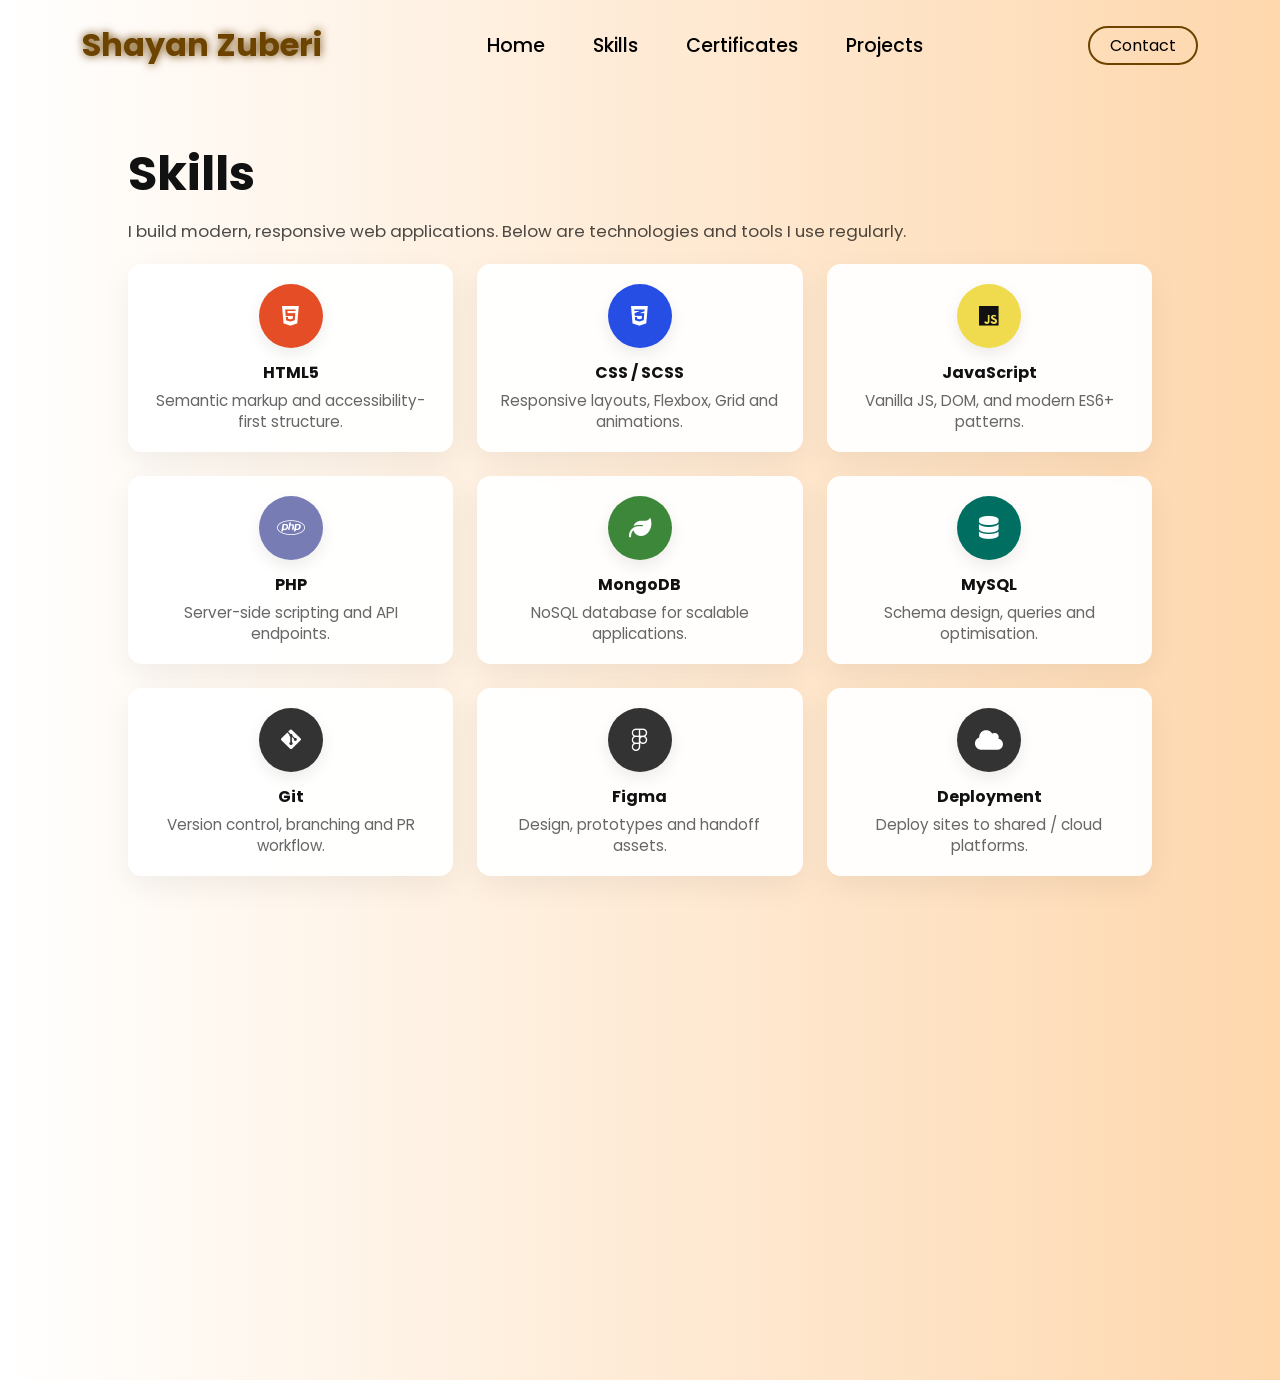
<file: skills.html>
<!DOCTYPE html>
<html lang="en">
<head>
    <meta charset="UTF-8">
    <meta name="viewport" content="width=device-width, initial-scale=1.0">
    <link rel="stylesheet" href="https://cdnjs.cloudflare.com/ajax/libs/font-awesome/6.7.1/css/all.min.css">
    <title>Skills - Shayan Zuberi Portfolio</title>
    <link rel="stylesheet" href="https://unpkg.com/aos@next/dist/aos.css" />
    <style>
        @import url('https://fonts.googleapis.com/css2?family=Poppins:wght@100;200;300;400;500;600&display=swap');

        * {
            padding: 0;
            margin: 0;
            font-family: 'Poppins', sans-serif;
            box-sizing: border-box;
        }

        /* changed: allow vertical scrolling instead of hiding overflow */
        body {
            width: 100%;
            min-height: 100vh;
            height: auto;
            overflow-y: auto;
            background: linear-gradient(to right, rgb(255, 255, 255), rgb(254, 215, 173));
        }

        nav {
            width: 100%;
            height: 10vh;
            position: sticky;
        }


        .nav-container {
            width: 100%;
            height: 100%;
            display: flex;
            justify-content: space-around;
            align-items: center;
        }

        .logo {
            color: black;
            font-size: 2rem;
            font-weight: bolder;
        }

        .logo span {
            color: rgb(109, 67, 0);
            text-shadow: 0 0 10px rgb(109, 67, 0);
        }

        .hamburg,
        .cancel {
            cursor: pointer;
            position: absolute;
            right: 15px;
            top: 10px;
            color: black;
            font-size: 2rem;
            display: none;
        }

        .nav-container .links {
            display: flex;
            gap: 3rem;
            align-items: center;
        }

        .nav-container .links a {
            position: relative;
            font-size: 1.2rem;
            color: black;
            text-decoration: none;
            font-weight: 500;
            transform: 0.3s linear;
        }

        .nav-container .links a::before {
            position: absolute;
            content: "";
            bottom: -3px;
            left: 0;
            width: 0%;
            height: 3px;
            background-color: rgb(109, 67, 0);
            transition: 0.2s linear;
        }

        .nav-container .links a:hover::before {
            width: 100%;
        }

        .nav-container .contact-btn {
            background-color: transparent;
            padding: 5px 20px;
            border-radius: 20px;
            border: 2px solid rgb(109, 67, 0);
            transition: 0.2s linear;
            color: #000;
            text-decoration: none;
        }

        .nav-container .contact-btn a {
            color: white;
            transition: 0.3s linear;
        }

        .nav-container .contact-btn:hover,
        .nav-container .contact-btn:hover a {
            background-color: rgb(109, 67, 0);
            color: white;
        }

        .nav-container .links a:hover {
            color: rgb(109, 67, 0);
        }

        .dropdown {
            z-index: 100;
            position: absolute;
            top: 0;
            transform: translateY(-500px);
            width: 100%;
            height: auto;
            backdrop-filter: brightness(40%) blur(3px);
            box-shadow: 0 0 20px black;
            transition: 0.2s linear;
        }

        .dropdown .links a {
            color: white;
            display: flex;
            text-decoration: none;
            justify-content: center;
            padding: 15px 0;
            align-items: center;
            transition: 0.2s linear;
        }

        .dropdown .links a:hover {
            background-color: rgb(109, 67, 0);
        }

        /* ===== Skills layout ===== */
        .main-container {
            display: flex;
            flex-direction: column;
            align-items: center;
            gap: 28px;
            padding: 48px 4%;
            width: 100%;
            box-sizing: border-box;
        }

        /* central content column */
        .main-container .content {
            width: 100%;
            max-width: 1024px;
            text-align: left;
        }

        /* heading & intro */
        .content h1 {
            font-size: clamp(2rem, 4.2vw, 3rem);
            margin-bottom: 8px;
            color: #111;
        }

        .skills-intro {
            color: rgba(0, 0, 0, 0.7);
            font-size: clamp(0.95rem, 1rem + 0.3vw, 1.05rem);
        }

        /* skills grid */
        .skills-grid {
            display: grid;
            grid-template-columns: repeat(3, 1fr);
            gap: 1.5rem;
            margin-top: 1.25rem;
        }

        /* cards */
        .skill-card {
            background: rgba(255, 255, 255, 0.95);
            border-radius: 14px;
            padding: 20px;
            min-height: 150px;
            box-shadow: 0 10px 30px rgba(0, 0, 0, 0.06);
            transition: transform .18s ease, box-shadow .18s ease;
            display: flex;
            flex-direction: column;
            align-items: center;
            justify-content: flex-start;
            text-align: center;
        }

        .skill-card:hover {
            transform: translateY(-8px);
            box-shadow: 0 20px 40px rgba(0, 0, 0, 0.12);
        }

        .skill-icon {
            width: 64px;
            height: 64px;
            border-radius: 50%;
            display: inline-flex;
            align-items: center;
            justify-content: center;
            margin-bottom: 12px;
            font-size: 1.4rem;
            color: #fff;
            box-shadow: 0 6px 16px rgba(0, 0, 0, 0.08);
        }

        .skill-name {
            font-weight: 700;
            margin-bottom: 6px;
            color: #111;
        }

        .skill-desc {
            font-size: 0.95rem;
            color: #666;
            line-height: 1.35;
        }

        /* icon color helpers */
        .skill-html {
            background: #E44D26;
        }

        .skill-css {
            background: #264DE4;
        }

        .skill-js {
            background: #F0DB4F;
            color: #111;
        }

        .skill-php {
            background: #787CB5;
        }

        .skill-mongodb {
            background: #3C873A;
        }

        .skill-db {
            background: #006f62;
        }

        .skill-tools {
            background: #333;
        }
/* existing .dropdown */
.dropdown{
    z-index: 100;
    position: absolute;
    top: 0;
    transform: translateY(-500px);
    width: 100%;
    height: auto;
    backdrop-filter: brightness(40%) blur(3px);
    box-shadow: 0 0 20px black;
    transition: transform 0.2s linear;
}

/* NEW: open state */
.dropdown.open {
    transform: translateY(0);
}

        /* responsive */
        @media (max-width:1100px) {
            .skills-grid {
                grid-template-columns: repeat(2, 1fr);
            }

            .main-container .content {
                max-width: 900px;
            }
        }

        @media (max-width:884px) {
            .main-container {
                padding-top: 80px;
            }

            .main-container .content {
                width: 92%;
                text-align: center;
            }

            .skills-grid {
                grid-template-columns: repeat(2, 1fr);
                gap: 12px;
            }
        }

        @media (max-width:520px) {
            .skills-grid {
                grid-template-columns: 1fr;
            }

            .skill-icon {
                width: 52px;
                height: 52px;
                font-size: 1.1rem;
            }

            .content h1 {
                font-size: 1.6rem;
                text-align: center;
            }
        }

        @media (max-width:884px) {
            body {
                overflow-y: auto;
                height: auto;
                min-height: 100vh;
            }

            nav .logo {
                position: absolute;
                top: 16px;
                left: 15px;
                font-size: 1.5rem;
                z-index: 110;
            }

            .nav-container .links {
                display: none;
            }

            .hamburg,
            .cancel {
                display: block;
                z-index: 120;
            }

            .main-container .content {
                width: 90%;
                text-align: center;
            }

            .social-links {
                display: flex;
                justify-content: center;
                gap: 10px;
            }

            .social-links i {
                width: 2.5rem;
                height: 2.5rem;
                font-size: 1.5rem;
                margin: 0 6px;
            }

            .cancel {
                color: white;
            }

            .content button {
                width: 60%;
                margin: 20px auto;
                display: block;
            }

            .dropdown {
                position: fixed;
                top: 0;
                left: 0;
                width: 100%;
            }

            .contact-btn {
                display: none;
            }
        }



        /* ===== end skills changes ===== */
    </style>
</head>

<body>
    <nav>
        <div class="nav-container">
            <div class="logo" data-aos="zoom-in" data-aos-duration="1000">
                <span>Shayan Zuberi</span>
            </div>
            <div class="links">
                <div class="link" data-aos="fade-up" data-aos-duration="1000" data-aos-delay="100"><a
                        href="index.html">Home</a>
                </div>
                <div class="link" data-aos="fade-up" data-aos-duration="1000" data-aos-delay="300"><a
                        href="skills.html">Skills</a></div>

                <div class="link" data-aos="fade-up" data-aos-duration="1000" data-aos-delay="400"><a
                        href="certificates.html">Certificates</a></div>

                <div class="link" data-aos="fade-up" data-aos-duration="1000" data-aos-delay="500"><a
                        href="projects.html">Projects</a></div>
            </div>
            <a href="contact.html" class="contact-btn" data-aos="fade-up" data-aos-duration="1000"
                data-aos-delay="400">Contact</a>
        </div>
        <i class="fa-solid fa-bars hamburg" onclick="toggleMenu()"></i>
        <div class="dropdown">
            <div class="links">
                <a href="index.html">Home</a>
                <a href="skills.html">Skills</a>
                <a href="certificates.html">Certificates</a>
                <a href="projects.html">Projects</a>
                <a href="contact.html">Contact Us</a>
                <i class="fa-solid fa-xmark cancel" onclick="toggleMenu()"></i>
            </div>
        </div>
    </nav>
    <section>
        <div class="main-container">
            <div class="content" data-aos="fade-left" data-aos-duration="1000" data-aos-delay="200">
                <h1>Skills</h1>
                <p class="skills-intro">I build modern, responsive web applications. Below are technologies and tools I
                    use regularly.</p>


                <div class="skills-grid">
                    <div class="skill-card" data-aos="fade-up" data-aos-duration="600">
                        <div class="skill-icon skill-html"><i class="fa-brands fa-html5"></i></div>
                        <div class="skill-name">HTML5</div>
                        <div class="skill-desc">Semantic markup and accessibility-first structure.</div>
                    </div>

                    <div class="skill-card" data-aos="fade-up" data-aos-duration="700">
                        <div class="skill-icon skill-css"><i class="fa-brands fa-css3-alt"></i></div>
                        <div class="skill-name">CSS / SCSS</div>
                        <div class="skill-desc">Responsive layouts, Flexbox, Grid and animations.</div>
                    </div>

                    <div class="skill-card" data-aos="fade-up" data-aos-duration="800">
                        <div class="skill-icon skill-js"><i class="fa-brands fa-js"></i></div>
                        <div class="skill-name">JavaScript</div>
                        <div class="skill-desc">Vanilla JS, DOM, and modern ES6+ patterns.</div>
                    </div>

                    <div class="skill-card" data-aos="fade-up" data-aos-duration="900">
                        <div class="skill-icon skill-php"><i class="fa-brands fa-php"></i></div>
                        <div class="skill-name">PHP</div>
                        <div class="skill-desc">Server-side scripting and API endpoints.</div>
                    </div>

                    <div class="skill-card" data-aos="fade-up" data-aos-duration="1000">
                        <div class="skill-icon skill-mongodb"><i class="fa-solid fa-leaf"></i></div>
                        <div class="skill-name">MongoDB</div>
                        <div class="skill-desc">NoSQL database for scalable applications.</div>
                    </div>

                    <div class="skill-card" data-aos="fade-up" data-aos-duration="1100">
                        <div class="skill-icon skill-db"><i class="fa-solid fa-database"></i></div>
                        <div class="skill-name">MySQL</div>
                        <div class="skill-desc">Schema design, queries and optimisation.</div>
                    </div>

                    <div class="skill-card" data-aos="fade-up" data-aos-duration="1200">
                        <div class="skill-icon skill-tools"><i class="fa-brands fa-git-alt"></i></div>
                        <div class="skill-name">Git</div>
                        <div class="skill-desc">Version control, branching and PR workflow.</div>
                    </div>

                    <div class="skill-card" data-aos="fade-up" data-aos-duration="1300">
                        <div class="skill-icon skill-tools"><i class="fa-brands fa-figma"></i></div>
                        <div class="skill-name">Figma</div>
                        <div class="skill-desc">Design, prototypes and handoff assets.</div>
                    </div>

                    <div class="skill-card" data-aos="fade-up" data-aos-duration="1400">
                        <div class="skill-icon skill-tools"><i class="fa-solid fa-cloud"></i></div>
                        <div class="skill-name">Deployment</div>
                        <div class="skill-desc">Deploy sites to shared / cloud platforms.</div>
                    </div>

                    <div class="skill-card" data-aos="fade-up" data-aos-duration="1500">
                        <div class="skill-icon skill-tools"><i class="fa-brands fa-angular"></i></div>
                        <div class="skill-name">Angular</div>
                        <div class="skill-desc">Component-driven UIs and state management.</div>
                    </div>

                    <div class="skill-card" data-aos="fade-up" data-aos-duration="1600">
                        <div class="skill-icon skill-tools"><i class="fa-brands fa-laravel"></i></div>
                        <div class="skill-name">Laravel</div>
                        <div class="skill-desc">Powerful PHP framework for modern web apps.</div>
                    </div>

                    <div class="skill-card" data-aos="fade-up" data-aos-duration="1700">
                        <div class="skill-icon skill-tools"><i class="fa-brands fa-npm"></i></div>
                        <div class="skill-name">Tooling</div>
                        <div class="skill-desc">NPM, build tools and bundlers.</div>
                    </div>

                    <div class="skill-card" data-aos="fade-up" data-aos-duration="1800">
                        <div class="skill-icon skill-tools"><i class="fa-solid fa-shield-halved"></i></div>
                        <div class="skill-name">Security</div>
                        <div class="skill-desc">Basic web security & best practices.</div>
                    </div>
                </div>

            </div>
        </div>




        <script src="https://unpkg.com/aos@next/dist/aos.js"></script>
        <script>
            AOS.init({ offset: 0 });
        </script>
    <script>
const dropdown = document.querySelector(".dropdown");
const icon = document.querySelector(".hamburg");

// helper functions
function openMenu() {
  dropdown.classList.add("open");
  icon.classList.remove("fa-bars");
  icon.classList.add("fa-xmark");
}

function closeMenu() {
  dropdown.classList.remove("open");
  icon.classList.remove("fa-xmark");
  icon.classList.add("fa-bars");
}

function toggleMenu() {
  if (dropdown.classList.contains("open")) {
    closeMenu();
  } else {
    openMenu();
  }
}

// keep for safety (from your markup)
function cancel() {
  closeMenu();
}

// IMPORTANT: when the window becomes wider than breakpoint, ensure menu is closed
window.addEventListener("resize", function() {
  if (window.innerWidth > 884) {
    // close menu and reset icon
    closeMenu();
  }
});

// optional: if you prefer not to use inline onclick in HTML, attach event here
// document.querySelector(".hamburg").addEventListener("click", toggleMenu);
// document.querySelector(".cancel").addEventListener("click", cancel);
</script>
</body>

</html>
</file>
<file: style.css>
/* ===== fonts & reset ===== */
    @import url('https://fonts.googleapis.com/css2?family=Poppins:wght@100;200;300;400;500;600&display=swap');

    *{box-sizing:border-box;margin:0;padding:0}
    html,body{height:100%}
    body{
      font-family:'Poppins',sans-serif;
      background: linear-gradient(to right, rgb(255,255,255), rgb(254,215,173));
      color:#111;
      -webkit-font-smoothing:antialiased;
      -moz-osx-font-smoothing:grayscale;
      line-height:1.4;
      overflow-y:auto;
    }

         nav {
            width: 100%;
            height: 10vh;
            position: sticky;
        }


        .nav-container {
            width: 100%;
            height: 100%;
            display: flex;
            justify-content: space-around;
            align-items: center;
        }

        .logo {
            color: black;
            font-size: 2rem;
            font-weight: bolder;
        }

        .logo span {
            color: rgb(109, 67, 0);
            text-shadow: 0 0 10px rgb(109, 67, 0);
        }

        .hamburg,
        .cancel {
            cursor: pointer;
            position: absolute;
            right: 15px;
            top: 10px;
            color: black;
            font-size: 2rem;
            display: none;
        }

        .nav-container .links {
            display: flex;
            gap: 3rem;
            align-items: center;
        }

        .nav-container .links a {
            position: relative;
            font-size: 1.2rem;
            color: black;
            text-decoration: none;
            font-weight: 500;
            transform: 0.3s linear;
        }

        .nav-container .links a::before {
            position: absolute;
            content: "";
            bottom: -3px;
            left: 0;
            width: 0%;
            height: 3px;
            background-color: rgb(109, 67, 0);
            transition: 0.2s linear;
        }

        .nav-container .links a:hover::before {
            width: 100%;
        }

        .nav-container .contact-btn {
            background-color: transparent;
            padding: 5px 20px;
            border-radius: 20px;
            border: 2px solid rgb(109, 67, 0);
            transition: 0.2s linear;
            color: #000;
            text-decoration: none;
        }

        .nav-container .contact-btn a {
            color: white;
            transition: 0.3s linear;
        }

        .nav-container .contact-btn:hover,
        .nav-container .contact-btn:hover a {
            background-color: rgb(109, 67, 0);
            color: white;
        }

        .nav-container .links a:hover {
            color: rgb(109, 67, 0);
        }

        
    /* existing .dropdown */
.dropdown{
    z-index: 100;
    position: absolute;
    top: 0;
    transform: translateY(-500px);
    width: 100%;
    height: auto;
    backdrop-filter: brightness(40%) blur(3px);
    box-shadow: 0 0 20px black;
    transition: transform 0.2s linear;
}

/* NEW: open state */
.dropdown.open {
    transform: translateY(0);
}
        .dropdown .links a {
            color: white;
            display: flex;
            text-decoration: none;
            justify-content: center;
            padding: 15px 0;
            align-items: center;
            transition: 0.2s linear;
        }

        .dropdown .links a:hover {
            background-color: rgb(109, 67, 0);
        }

/* changed: section should grow with content */
section{
    width: 100%;
    height: auto;
    padding-bottom: 40px;
}

.main-container{
    width: 100%;
    height: 100%;
    display: flex;
    justify-content: space-evenly;
    align-items: center;
}

.main-container .image{
    z-index: -1;
    width: 50%;
}

.main-container .image img{
    width: 100%;
    height: auto;       /* was 90vh — changed to auto */
    max-height: 100%;  
    display: block;
    object-fit: cover;
}

.main-container .content{
    color: black;
    width: 40%;
    min-height: 100px;
}

.content h1{
    font-size: clamp(1rem, 2rem + 5vw, 3rem);
}

.content h1 span{
    color: rgb(109,67, 0);
    text-shadow: 0 0 10px rgb(109,67, 0);
}

.content .typewriter{
    font-weight: 600;
    font-size: clamp(1rem, 1rem + 5vw, 2rem);
}

.content .typewriter span{
    color: rgb(109,67, 0);
    font-size: 2.5rem;
    text-shadow: 0 0 5px rgb(109,67, 0);
    position: relative;
    transition: 0.3s linear;
}

.typewriter span::before{
    content: "Developer";
    animation: words 15s infinite;
}

.typewriter span::after{
    content: "";
    position: absolute;
    height: 100%;
    border-left: 3px solid black;
    animation:  cursor 0.6s linear infinite;
    
}

@keyframes cursor {
    to{
        border-left: 3px solid #b74b4b;
    }
}

@keyframes words {
    0%, 33%{
        content: "Full Stack";
    }
    34%, 66%{
        content: "Engineer";
    }
    67%, 100%{
        content: "Freelancer";
    }
}

.content p{
    font-size: clamp(0.4rem, 0.2rem + 9vw, 1rem);
    margin: 10px 0;
}

.social-links i{
    display: inline-flex;
    justify-content: center;
    align-items: center;
    width: 3rem;
    height: 3rem;
    background-color:transparent;
    border: 0.2rem solid rgb(109,67, 0);
    border-radius: 50%;
    color:rgb(109,67, 0);
    margin: 5px 10px;
    font-size: 1.5rem;
    transition: 0.2s linear;
}

.social-links i:hover{
    scale: 1.3;
    color: white;
    background-color: rgb(109,67, 0);
    filter: drop-shadow(0 0 10px rgb(109,67,0));
}

.content button{
    width: 40%;
    height: 6vh;
    margin: 30px;
    background-color: rgb(109,67, 0);
    color: white;
    border: none;
    cursor: pointer;
    outline: none;
    font-size: 100%;
    font-weight: 700;
    border-radius: 5px;
    transition: 0.2s linear;
}

.content button:hover{
 scale: 1.1;
 color: rgb(109,67, 0);
 border: 2px solid rgb(109,67, 0);
 background-color: transparent;
 font-weight: 700;
 box-shadow: 0 0 40px rgb(109,67, 0);
}

/* existing .dropdown */
.dropdown{
    z-index: 100;
    position: absolute;
    top: 0;
    transform: translateY(-500px);
    width: 100%;
    height: auto;
    backdrop-filter: brightness(40%) blur(3px);
    box-shadow: 0 0 20px black;
    transition: transform 0.2s linear;
}

/* NEW: open state */
.dropdown.open {
    transform: translateY(0);
}

@media (max-width: 884px) {
    /* Body ko safe rakho - horizontal scroll kabhi na aaye */
    body {
        overflow-x: hidden !important;
        height: auto;
        min-height: 100vh;
    }
            nav .logo {
                position: absolute;
                top: 16px;
                left: 15px;
                font-size: 1.5rem;
                z-index: 110;
            }

  
    /* Hamburger icon dikhao */
    .hamburg {
        display: block !important;
        position: absolute;
        right: 20px;
        top: 20px;
        font-size: 2rem;
        z-index: 120;
        cursor: pointer;
        color: #000;
    }

    /* Desktop links chhupao */
    .nav-container .links,
    .contact-btn {
        display: none !important;
    }

    /* Main layout column banao */
    .main-container {
        flex-direction: column;
        align-items: center;
        justify-content: center;
        padding-top: 80px;     /* nav ke liye space */
        gap: 30px;
        width: 100%;
    }
    /* changed: image should not force viewport height */
    .main-container .image{
        width: 75%;
        margin-bottom: 0px;
        z-index: -1; /* ensure image doesn't hide content */
    }

    .main-container .image img{
        width: 100%;
        height: auto;       /* was 90vh — changed to auto */
        max-height: 90vh;   /* optional cap to avoid huge images */
        display: block;
        object-fit: cover;
    }

    /* Content center karo */
    .main-container .content {
        width: 90%;
        text-align: center;
        margin: 20px auto;
    }

    /* Typewriter text mobile pe wrap na ho */
    .typewriter {
        font-size: 1.8rem !important;
        white-space: nowrap;
        overflow: hidden;
    }

    /* Social icons center aur chhote */
    .social-links {
        display: flex;
        justify-content: center;
        gap: 15px;
        flex-wrap: wrap;
        margin: 30px 0;
    }

    .social-links i {
        width: 48px;
        height: 48px;
        font-size: 1.4rem;
        margin: 0;
    }

    /* Download button full width aur beautiful */
    .content button {
        width: 70%;
        max-width: 300px;
        margin: 30px auto;
        padding: 5px;
        font-size: 1.2rem;
        display: block;
    }

    /* Download button container bhi safe */
    .download-btn {
        overflow: hidden;
        border-radius: 12px;
        display: block;
        text-align: center;
    }





    /* Sabse Important: AOS animation se overflow na ho! */
    [data-aos] {
        overflow: hidden !important;
    }

    /* Extra safety - koi bhi element bahar na jaaye */
    section, .main-container, .content, .image {
        overflow: hidden;
    }
}
</file>
